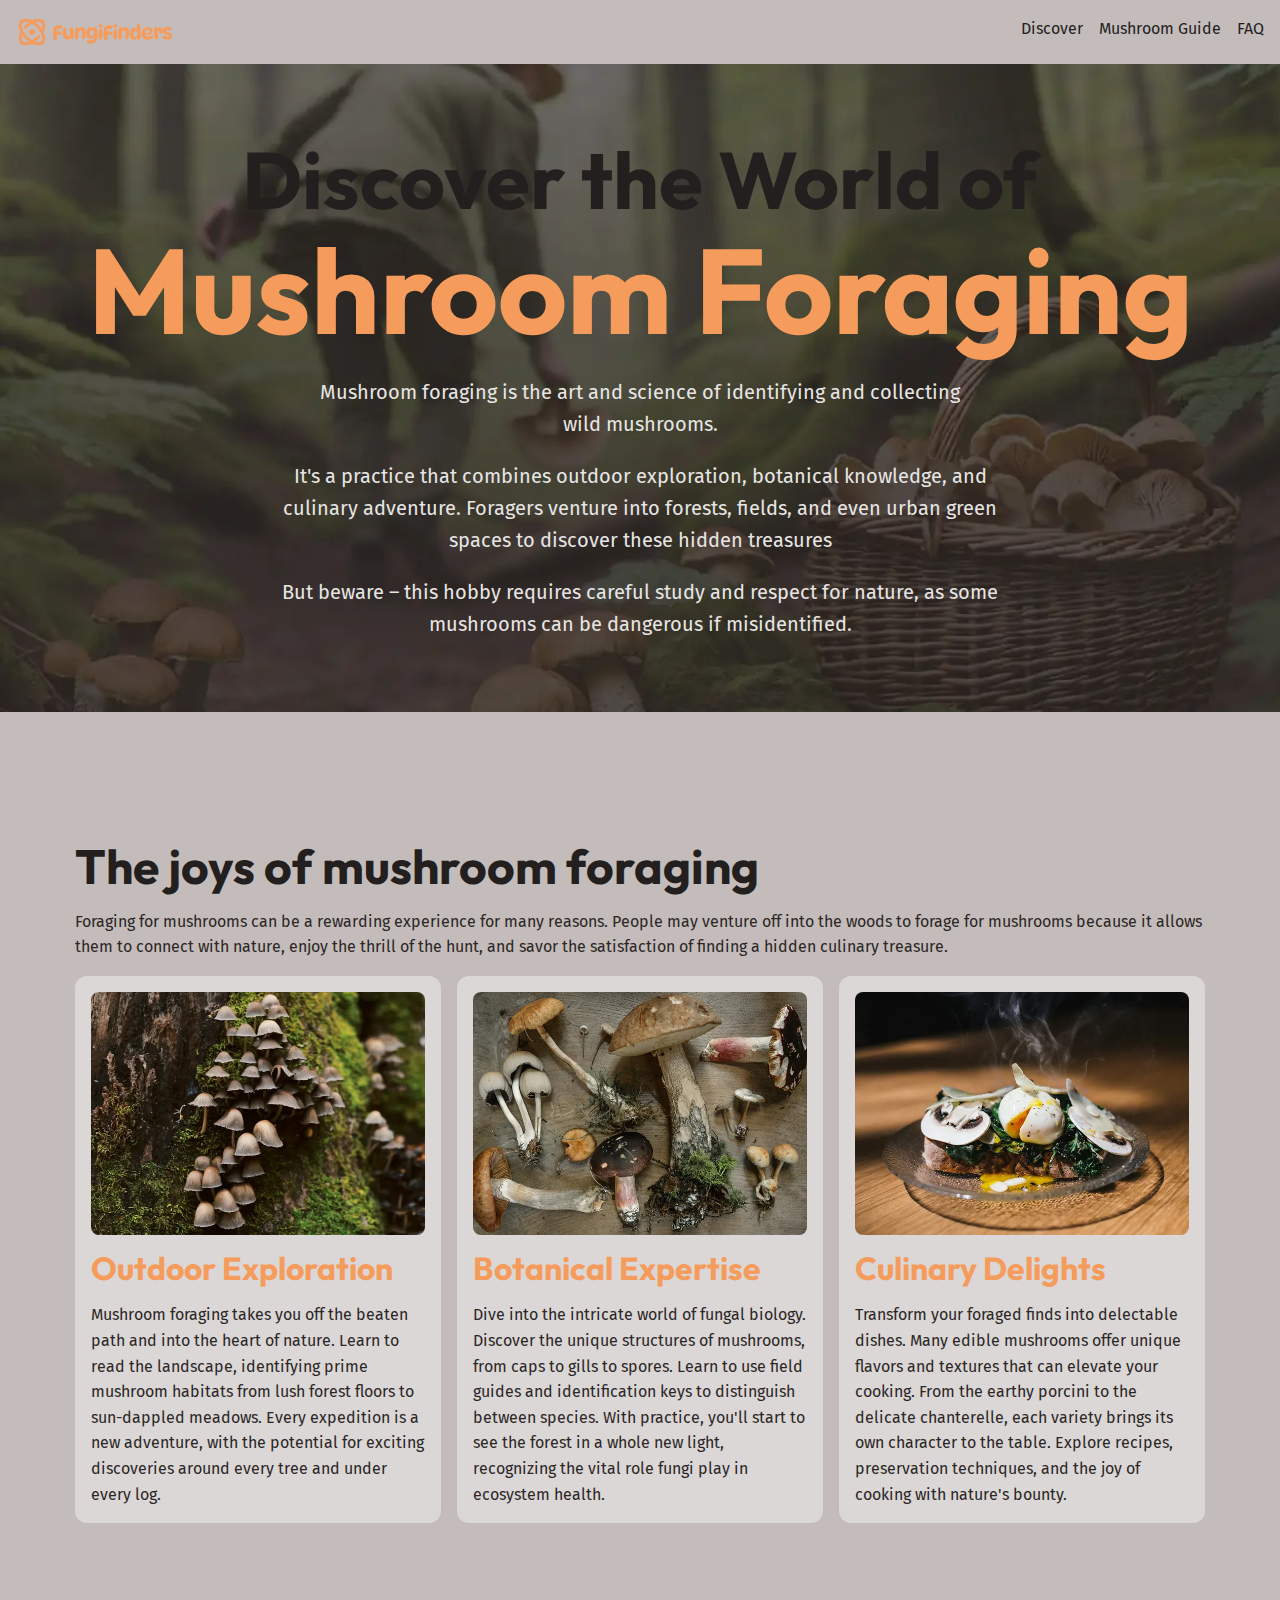
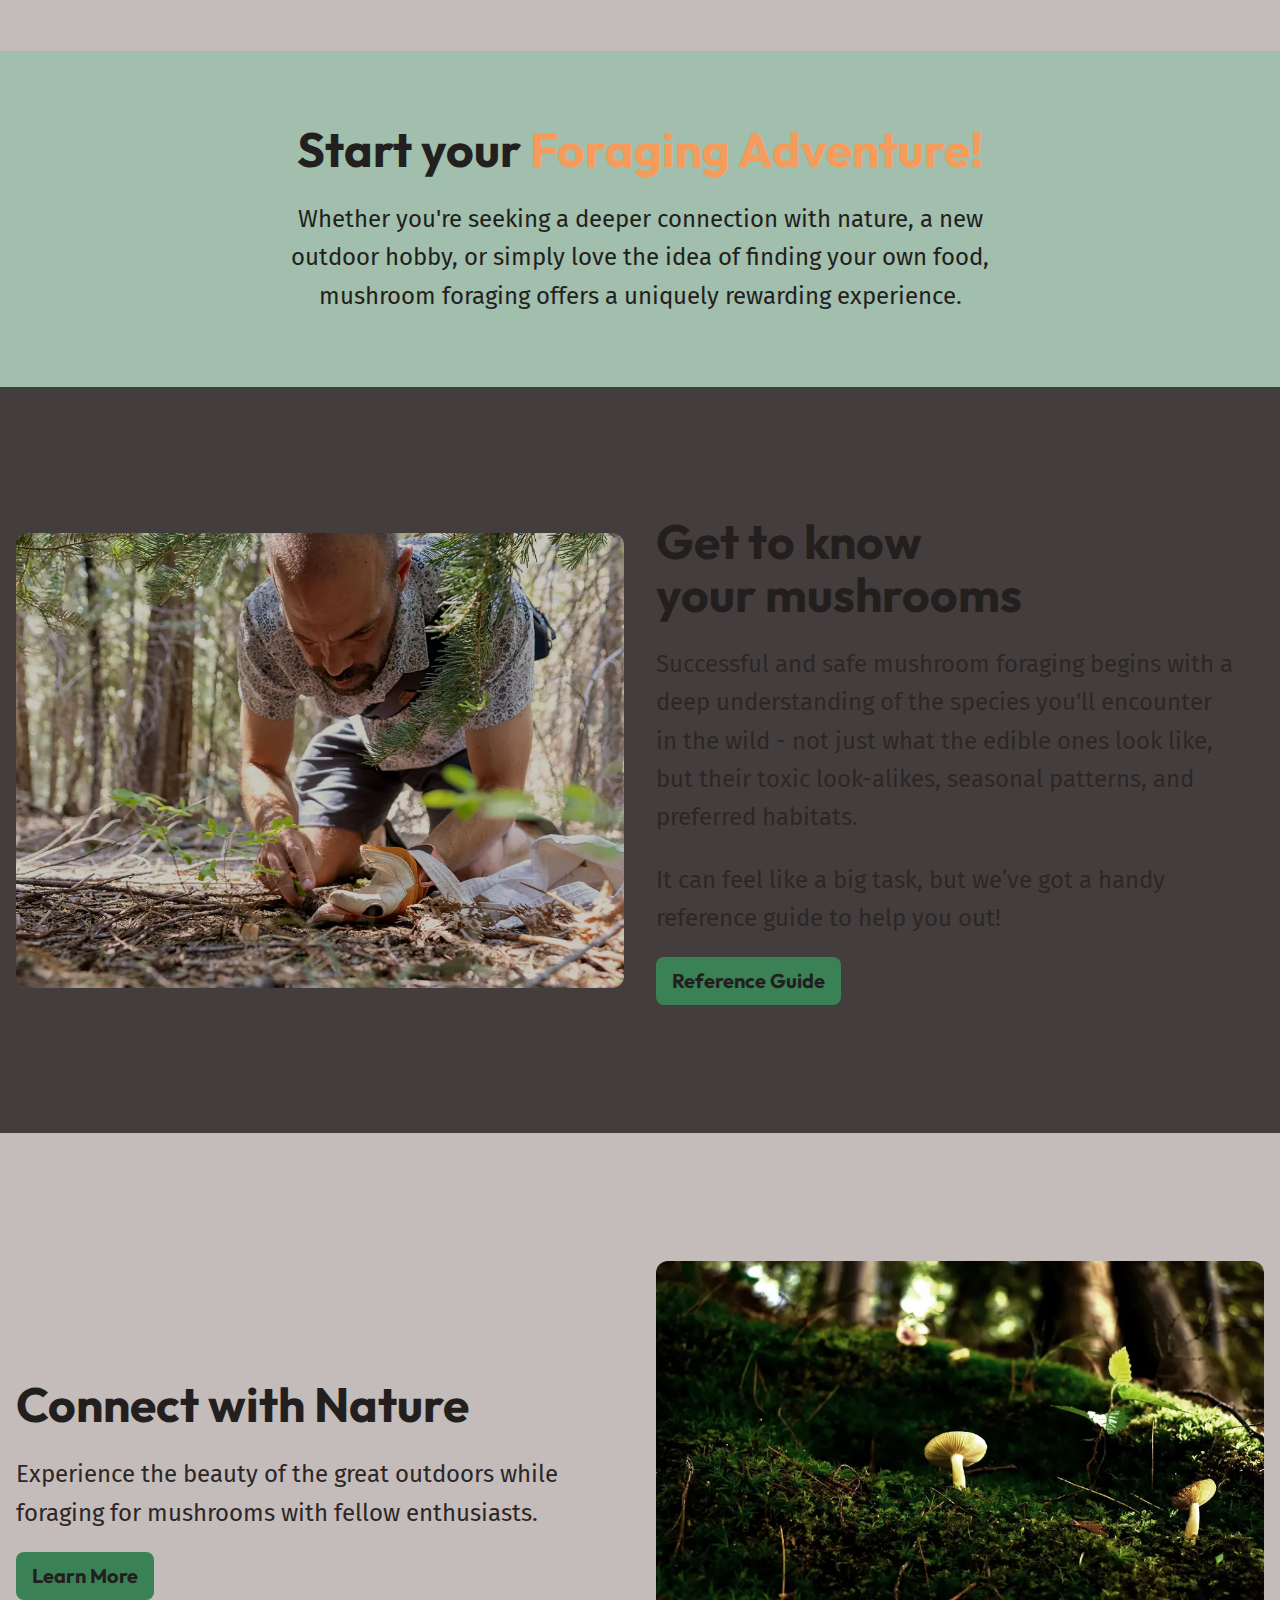
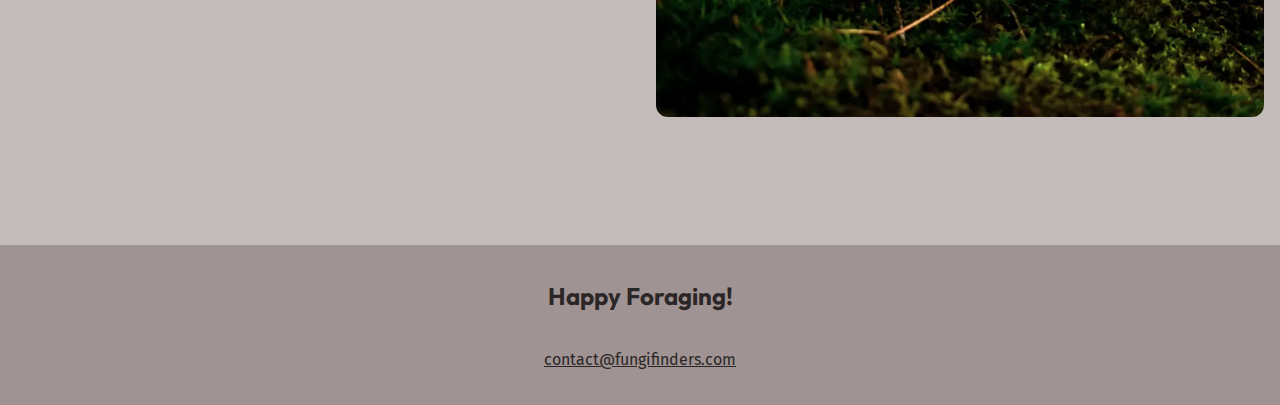
<file: index.html>
<!DOCTYPE html>
<html lang="en">
  <head>
    <meta charset="UTF-8" />
    <meta name="viewport" content="width=device-width, initial-scale=1.0" />
    <title>Fungi Finder</title>
    <link rel="stylesheet" href="style.css" />
    <link rel="preconnect" href="https://fonts.googleapis.com" />
    <link rel="preconnect" href="https://fonts.gstatic.com" crossorigin />
    <link
      href="https://fonts.googleapis.com/css2?family=Fira+Sans:wght@400;700&family=Outfit:wght@100..900&display=swap"
      rel="stylesheet"
    />
    <script src="script.js" defer></script>
    <!-- defer attribute is used to load the script after the page has finished parsing -->
  </head>
  <body>
    <a href="#main" class="skip-to-main">Skip to main content</a>

    <header class="site-header">
      <div class="wrapper" data-width="wide">
        <div class="site-header__inner">
          <img src="Logo.svg" alt="Fungi Finder" />
          <button aria-controls="primary-nav" aria-expanded="false">
            <span class="visually-hidden">Menu</span>
            <img src="/assets/hamburger.svg" alt="" />
          </button>
          <nav id="primary-nav" class="primary-navigation">
            <ul role="list">
              <li><a href="/">Discover</a></li>
              <li><a href="/mushroom-guide.html">Mushroom Guide</a></li>
              <li><a href="/mushroom-guide.html#faq">FAQ</a></li>
            </ul>
          </nav>
        </div>
      </div>
    </header>

    <main id="main">
      <section class="hero flow section" data-padding="compact">
        <div class="wrapper">
          <h1 class="hero__title">
            Discover the World of <span>Mushroom Foraging</span>
          </h1>
        </div>
        <div class="wrapper flow" data-width="narrow">
          <p>
            Mushroom foraging is the art and science of identifying and
            collecting wild mushrooms.
          </p>
          <p>
            It's a practice that combines outdoor exploration, botanical
            knowledge, and culinary adventure. Foragers venture into forests,
            fields, and even urban green spaces to discover these hidden
            treasures
          </p>
          <p>
            But beware – this hobby requires careful study and respect for
            nature, as some mushrooms can be dangerous if misidentified.
          </p>
        </div>
      </section>

      <section class="section">
        <div class="wrapper flow">
          <h2 class="section-title">The joys of mushroom foraging</h2>
          <p>
            Foraging for mushrooms can be a rewarding experience for many
            reasons. People may venture off into the woods to forage for
            mushrooms because it allows them to connect with nature, enjoy the
            thrill of the hunt, and savor the satisfaction of finding a hidden
            culinary treasure.
          </p>

          <!-- 3 cards -->
          <div class="equal-columns">
            <div class="card">
              <img src="/assets/outdoor-exploration.webp" alt="Mushrooms" />
              <h3 class="card__title">Outdoor Exploration</h3>
              <p>
                Mushroom foraging takes you off the beaten path and into the
                heart of nature. Learn to read the landscape, identifying prime
                mushroom habitats from lush forest floors to sun-dappled
                meadows. Every expedition is a new adventure, with the potential
                for exciting discoveries around every tree and under every log.
              </p>
            </div>
            <div class="card">
              <img src="/assets/botanical-expertise.webp" alt="Mushrooms" />
              <h3 class="card__title">Botanical Expertise</h3>
              <p>
                Dive into the intricate world of fungal biology. Discover the
                unique structures of mushrooms, from caps to gills to spores.
                Learn to use field guides and identification keys to distinguish
                between species. With practice, you'll start to see the forest
                in a whole new light, recognizing the vital role fungi play in
                ecosystem health.
              </p>
            </div>
            <div class="card">
              <img src="/assets/culinary-delight.webp" alt="Mushrooms" />
              <h3 class="card__title">Culinary Delights</h3>
              <p>
                Transform your foraged finds into delectable dishes. Many edible
                mushrooms offer unique flavors and textures that can elevate
                your cooking. From the earthy porcini to the delicate
                chanterelle, each variety brings its own character to the table.
                Explore recipes, preservation techniques, and the joy of cooking
                with nature's bounty.
              </p>
            </div>
          </div>
        </div>
      </section>

      <section
        class="background-accent text-center section"
        data-padding="compact"
      >
        <div
          class="wrapper flow font-size-lg text-high-contrast"
          data-width="narrow"
        >
          <h2 class="section-title">
            Start your <span class="text-brand">Foraging Adventure!</span>
          </h2>
          <p>
            Whether you're seeking a deeper connection with nature, a new
            outdoor hobby, or simply love the idea of finding your own food,
            mushroom foraging offers a uniquely rewarding experience.
          </p>
        </div>
      </section>

      <section class="background-extra-dark section">
        <div class="wrapper" data-width="wide">
          <div class="equal-columns" data-gap="large" data-alignment="centered">
            <div>
              <img src="/assets/get-to-know.webp" alt="Man finding mushrooms" />
            </div>
            <div class="flow font-size-lg">
              <h2 class="section-title">Get to know your mushrooms</h2>
              <p>
                Successful and safe mushroom foraging begins with a deep
                understanding of the species you'll encounter in the wild - not
                just what the edible ones look like, but their toxic
                look-alikes, seasonal patterns, and preferred habitats.
              </p>
              <p>
                It can feel like a big task, but we’ve got a handy reference
                guide to help you out!
              </p>
              <a class="button" href="#"
                >Reference Guide<span class="visually-hidden"
                  >for learning more about mushrooms.</span
                ></a
              >
            </div>
          </div>
        </div>
      </section>

      <section class="section">
        <div class="wrapper" data-width="wide">
          <div class="equal-columns" data-gap="large" data-alignment="centered">
            <div class="flow font-size-lg">
              <h2 class="section-title">Connect with Nature</h2>
              <p>
                Experience the beauty of the great outdoors while foraging for
                mushrooms with fellow enthusiasts.
              </p>
              <a class="button" href="#"
                >Learn More<span class="visually-hidden">
                  about mushrooms with our helpful reference guide.</span
                ></a
              >
            </div>
            <div>
              <img src="/assets/nature.webp" alt="mushroom in nature" />
            </div>
          </div>
        </div>
      </section>
    </main>

    <footer class="site-footer">
      <p class="site-footer__title">Happy Foraging!</p>
      <a href="mailto:contact@fungifinders.com">contact@fungifinders.com</a>
    </footer>
  </body>
</html>
</file>
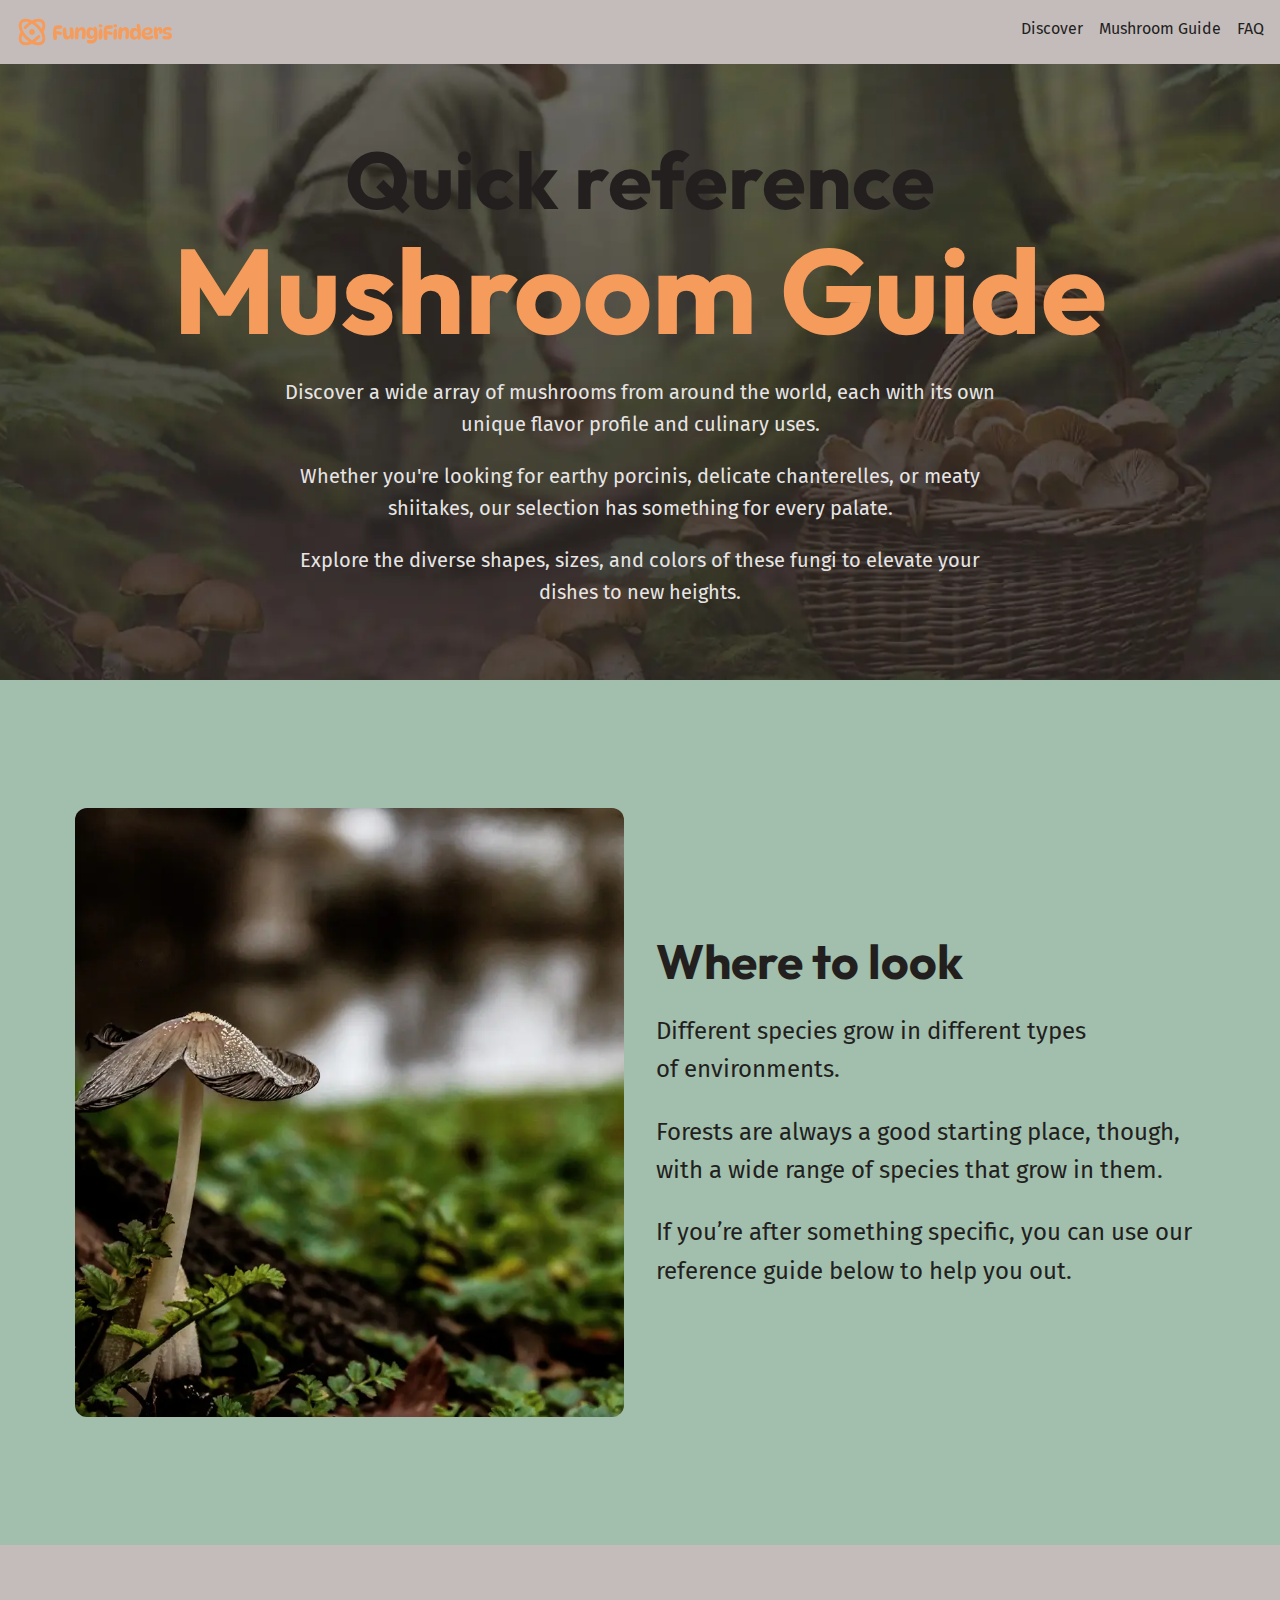
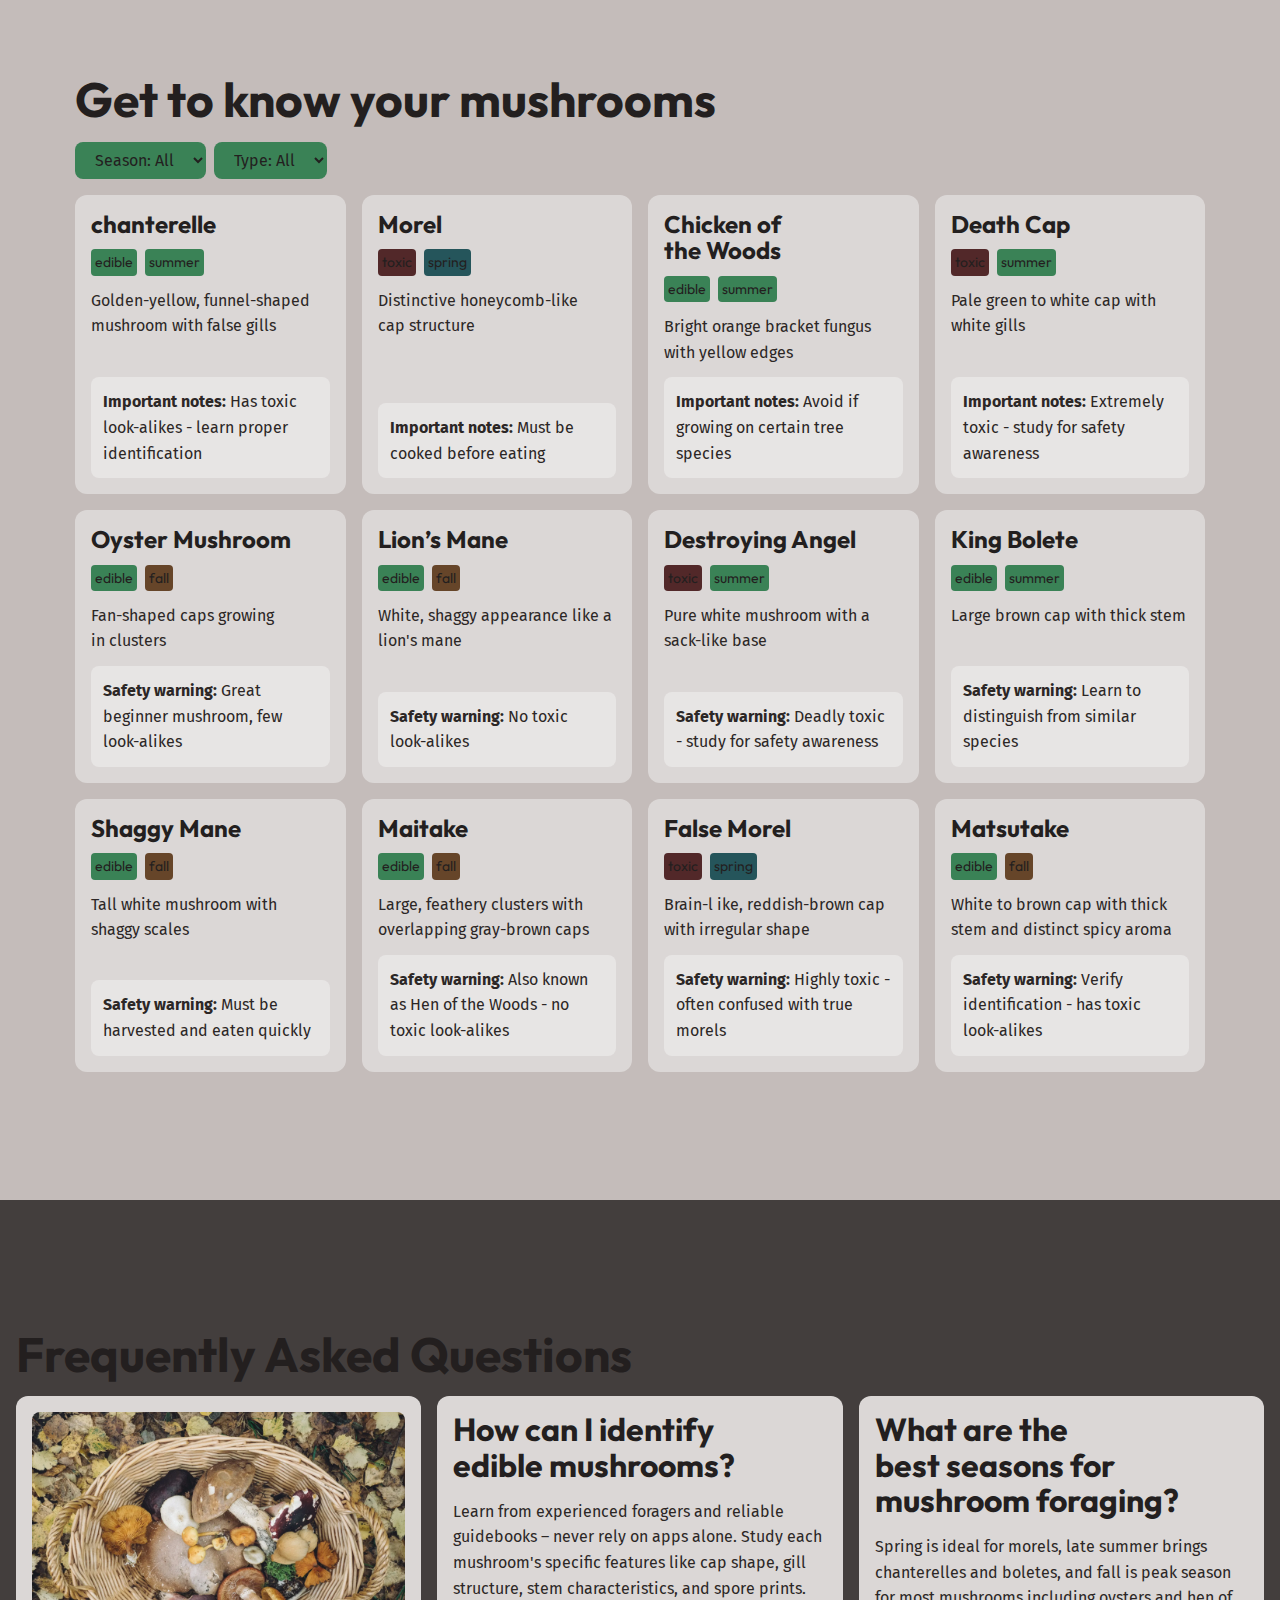
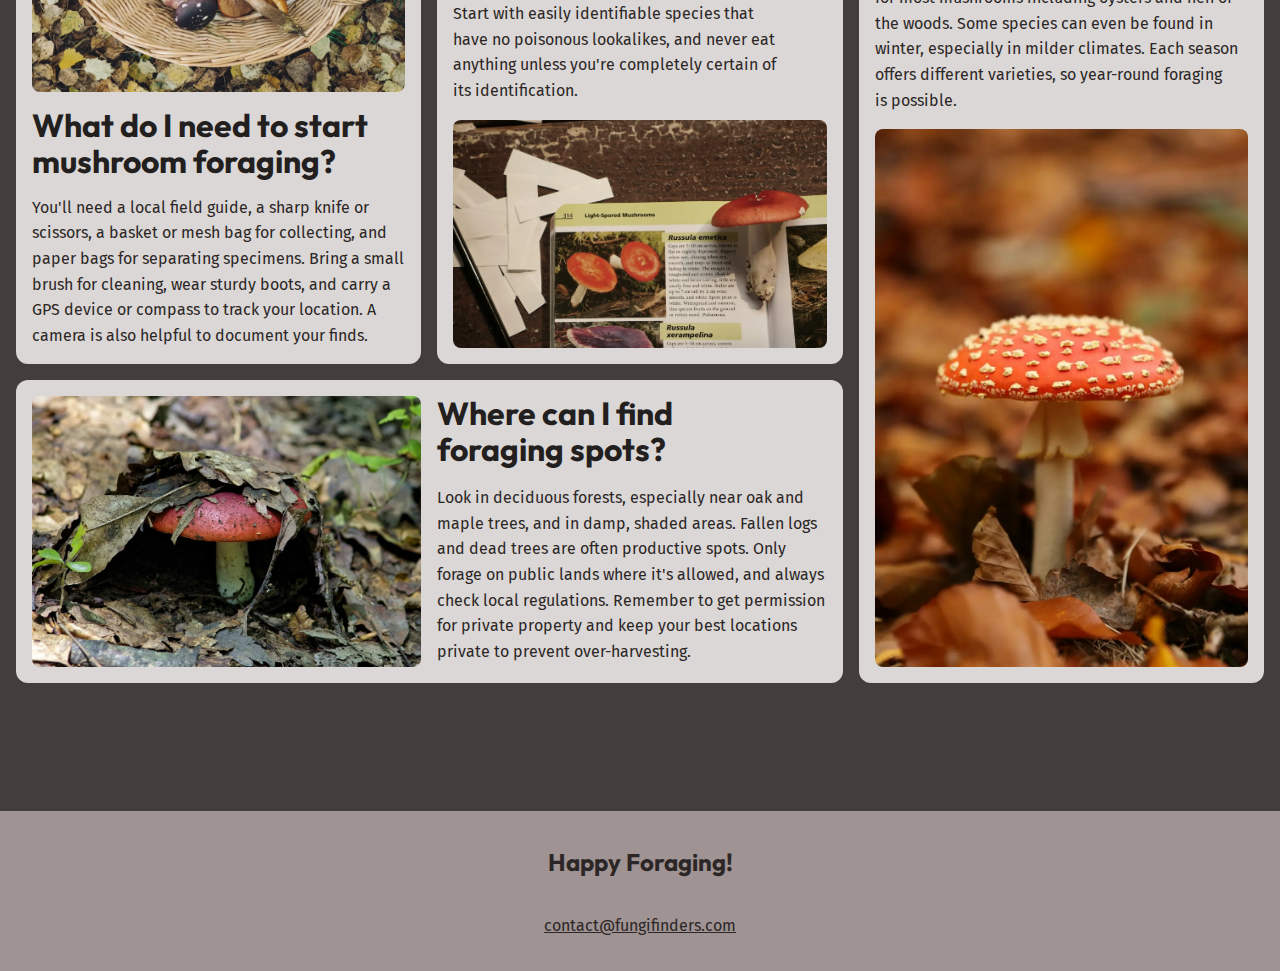
<file: mushroom-guide.html>
<!DOCTYPE html>
<html lang="en">
  <head>
    <meta charset="UTF-8" />
    <meta name="viewport" content="width=device-width, initial-scale=1.0" />
    <title>Fungi Finder</title>
    <link rel="stylesheet" href="style.css" />
    <link rel="preconnect" href="https://fonts.googleapis.com" />
    <link rel="preconnect" href="https://fonts.gstatic.com" crossorigin />
    <link
      href="https://fonts.googleapis.com/css2?family=Fira+Sans:wght@400;700&family=Outfit:wght@100..900&display=swap"
      rel="stylesheet"
    />
    <script src="script.js" defer></script>
    <script src="mushroom-filter.js" defer></script>
    <!-- defer attribute is used to load the script after the page has finished parsing -->
  </head>
  <body>
    <a href="#main" class="skip-to-main">Skip to main content</a>

    <header class="site-header">
      <div class="wrapper" data-width="wide">
        <div class="site-header__inner">
          <img src="Logo.svg" alt="Fungi Finder" />
          <button aria-controls="primary-nav" aria-expanded="false">
            <span class="visually-hidden">Menu</span>
            <img src="/assets/hamburger.svg" alt="" />
          </button>
          <nav id="primary-nav" class="primary-navigation">
            <ul role="list">
              <li><a href="/">Discover</a></li>
              <li><a href="/mushroom-guide.html">Mushroom Guide</a></li>
              <li><a href="/mushroom-guide.html#faq">FAQ</a></li>
            </ul>
          </nav>
        </div>
      </div>
    </header>

    <main id="main">
      <section class="hero flow section" data-padding="compact">
        <div class="wrapper">
          <h1 class="hero__title">
            Quick reference <span>Mushroom Guide</span>
          </h1>
        </div>
        <div class="wrapper flow" data-width="narrow">
          <p>
            Discover a wide array of mushrooms from around the world, each with
            its own unique flavor profile and culinary uses.
          </p>
          <p>
            Whether you're looking for earthy porcinis, delicate chanterelles,
            or meaty shiitakes, our selection has something for every palate.
          </p>
          <p>
            Explore the diverse shapes, sizes, and colors of these fungi to
            elevate your dishes to new heights.
          </p>
        </div>
      </section>

      <!-- where to look -->
      <section class="background-accent section">
        <div class="wrapper">
          <div class="equal-columns" data-alignment="centered" data-gap="large">
            <div>
              <img
                src="/assets/where-to-look.webp"
                alt="mushroom grown on the grass"
              />
            </div>
            <div class="flow font-size-lg text-high-contrast">
              <h2 class="section-title">Where to look</h2>
              <p>Different species grow in different types of environments.</p>
              <p>
                Forests are always a good starting place, though, with a wide
                range of species that grow in them.
              </p>
              <p>
                If you’re after something specific, you can use our reference
                guide below to help you out.
              </p>
            </div>
          </div>
        </div>
      </section>

      <section class="mushroom-guide section">
        <div class="wrapper">
          <div class="flow">
            <h2 class="section-title">Get to know your mushrooms</h2>
            <div class="flex-group">
              <select name="season" id="season" hidden>
                <option value="all">Season: All</option>
                <option value="spring">Spring</option>
                <option value="summer">Summer</option>
                <option value="fall">Fall</option>
              </select>
              <select name="season" id="edible" hidden>
                <option value="all">Type: All</option>
                <option value="edible">Edible</option>
                <option value="toxic">Toxic</option>
              </select>
            </div>
            <!-- grid of mushrooms -->
            <div class="grid-auto-fill">
              <div class="card">
                <h3 class="card__title">chanterelle</h3>
                <ul
                  class="tag-list"
                  role="list"
                  aria-label="Mushroom Characteristic"
                >
                  <li data-edible="edible">
                    <span class="visually-hidden">This mushroom is </span>edible
                  </li>
                  <li data-season="summer">
                    <span class="visually-hidden"
                      >Best season to harvest this mushroom is </span
                    >summer
                  </li>
                </ul>
                <p>Golden-yellow, funnel-shaped mushroom with false gills</p>
                <div class="card__note">
                  <strong>Important notes: </strong>
                  Has toxic look-alikes - learn proper identification
                </div>
              </div>
              <div class="card">
                <h3 class="card__title">Morel</h3>
                <ul
                  class="tag-list"
                  role="list"
                  aria-label="Mushroom Characteristic"
                >
                  <li data-edible="toxic">
                    <span class="visually-hidden">This mushroom is </span>toxic
                  </li>
                  <li data-season="spring">
                    <span class="visually-hidden"
                      >Best season to harvest this mushroom is </span
                    >spring
                  </li>
                </ul>
                <p>Distinctive honeycomb-like cap structure</p>
                <div class="card__note">
                  <strong>Important notes: </strong>
                  Must be cooked before eating
                </div>
              </div>
              <div class="card">
                <h3 class="card__title">Chicken of the Woods</h3>
                <ul
                  class="tag-list"
                  role="list"
                  aria-label="Mushroom Characteristic"
                >
                  <li data-edible="edible">
                    <span class="visually-hidden">This mushroom is </span>edible
                  </li>
                  <li data-season="summer">
                    <span class="visually-hidden"
                      >Best season to harvest this mushroom is </span
                    >summer
                  </li>
                </ul>
                <p>Bright orange bracket fungus with yellow edges</p>
                <div class="card__note">
                  <strong>Important notes: </strong>
                  Avoid if growing on certain tree species
                </div>
              </div>
              <div class="card">
                <h3 class="card__title">Death Cap</h3>
                <ul
                  class="tag-list"
                  role="list"
                  aria-label="Mushroom Characteristic"
                >
                  <li data-edible="toxic">
                    <span class="visually-hidden">This mushroom is </span>toxic
                  </li>
                  <li data-season="summer">
                    <span class="visually-hidden"
                      >Best season to harvest this mushroom is </span
                    >summer
                  </li>
                </ul>
                <p>Pale green to white cap with white gills</p>
                <div class="card__note">
                  <strong>Important notes: </strong>
                  Extremely toxic - study for safety awareness
                </div>
              </div>
              <div class="card">
                <h3 class="card__title">Oyster Mushroom</h3>
                <ul
                  class="tag-list"
                  role="list"
                  aria-label="Mushroom Characteristic"
                >
                  <li data-edible="edible">
                    <span class="visually-hidden">This mushroom is </span>edible
                  </li>
                  <li data-season="fall">
                    <span class="visually-hidden"
                      >Best season to harvest this mushroom is </span
                    >fall
                  </li>
                </ul>
                <p>Fan-shaped caps growing in clusters</p>
                <div class="card__note">
                  <strong>Safety warning: </strong>
                  Great beginner mushroom, few look-alikes
                </div>
              </div>
              <div class="card">
                <h3 class="card__title">Lion’s Mane</h3>
                <ul
                  class="tag-list"
                  role="list"
                  aria-label="Mushroom Characteristic"
                >
                  <li data-edible="edible">
                    <span class="visually-hidden">This mushroom is </span>edible
                  </li>
                  <li data-season="fall">
                    <span class="visually-hidden"
                      >Best season to harvest this mushroom is </span
                    >fall
                  </li>
                </ul>
                <p>White, shaggy appearance like a lion's mane</p>
                <div class="card__note">
                  <strong>Safety warning: </strong>
                  No toxic look-alikes
                </div>
              </div>
              <div class="card">
                <h3 class="card__title">Destroying Angel</h3>
                <ul
                  class="tag-list"
                  role="list"
                  aria-label="Mushroom Characteristic"
                >
                  <li data-edible="toxic">
                    <span class="visually-hidden">This mushroom is </span>toxic
                  </li>
                  <li data-season="summer">
                    <span class="visually-hidden"
                      >Best season to harvest this mushroom is </span
                    >summer
                  </li>
                </ul>
                <p>Pure white mushroom with a sack-like base</p>
                <div class="card__note">
                  <strong>Safety warning: </strong>
                  Deadly toxic - study for safety awareness
                </div>
              </div>
              <div class="card">
                <h3 class="card__title">King Bolete</h3>
                <ul
                  class="tag-list"
                  role="list"
                  aria-label="Mushroom Characteristic"
                >
                  <li data-edible="edible">
                    <span class="visually-hidden">This mushroom is </span>edible
                  </li>
                  <li data-season="summer">
                    <span class="visually-hidden"
                      >Best season to harvest this mushroom is </span
                    >summer
                  </li>
                </ul>
                <p>Large brown cap with thick stem</p>
                <div class="card__note">
                  <strong>Safety warning: </strong>
                  Learn to distinguish from similar species
                </div>
              </div>
              <div class="card">
                <h3 class="card__title">Shaggy Mane</h3>
                <ul
                  class="tag-list"
                  role="list"
                  aria-label="Mushroom Characteristic"
                >
                  <li data-edible="edible">
                    <span class="visually-hidden">This mushroom is </span>edible
                  </li>
                  <li data-season="fall">
                    <span class="visually-hidden"
                      >Best season to harvest this mushroom is </span
                    >fall
                  </li>
                </ul>
                <p>Tall white mushroom with shaggy scales</p>
                <div class="card__note">
                  <strong>Safety warning: </strong>
                  Must be harvested and eaten quickly
                </div>
              </div>
              <div class="card">
                <h3 class="card__title">Maitake</h3>
                <ul
                  class="tag-list"
                  role="list"
                  aria-label="Mushroom Characteristic"
                >
                  <li data-edible="edible">
                    <span class="visually-hidden">This mushroom is </span>edible
                  </li>
                  <li data-season="fall">
                    <span class="visually-hidden"
                      >Best season to harvest this mushroom is </span
                    >fall
                  </li>
                </ul>
                <p>Large, feathery clusters with overlapping gray-brown caps</p>
                <div class="card__note">
                  <strong>Safety warning: </strong>
                  Also known as Hen of the Woods - no toxic look-alikes
                </div>
              </div>
              <div class="card">
                <h3 class="card__title">False Morel</h3>
                <ul
                  class="tag-list"
                  role="list"
                  aria-label="Mushroom Characteristic"
                >
                  <li data-edible="toxic">
                    <span class="visually-hidden">This mushroom is </span>toxic
                  </li>
                  <li data-season="spring">
                    <span class="visually-hidden"
                      >Best season to harvest this mushroom is </span
                    >spring
                  </li>
                </ul>
                <p>Brain-l ike, reddish-brown cap with irregular shape</p>
                <div class="card__note">
                  <strong>Safety warning: </strong>
                  Highly toxic - often confused with true morels
                </div>
              </div>
              <div class="card">
                <h3 class="card__title">Matsutake</h3>
                <ul
                  class="tag-list"
                  role="list"
                  aria-label="Mushroom Characteristic"
                >
                  <li data-edible="edible">
                    <span class="visually-hidden">This mushroom is </span>edible
                  </li>
                  <li data-season="fall">
                    <span class="visually-hidden"
                      >Best season to harvest this mushroom is </span
                    >fall
                  </li>
                </ul>
                <p>
                  White to brown cap with thick stem and distinct spicy aroma
                </p>
                <div class="card__note">
                  <strong>Safety warning: </strong>
                  Verify identification - has toxic look-alikes
                </div>
              </div>
              <div class="no-matches" hidden>No matches for these filters</div>
            </div>
          </div>
        </div>
      </section>

      <!-- faq -->
      <section class="section background-extra-dark">
        <div class="wrapper flow" data-width="wide">
          <h2 id="faq" class="section-title">Frequently Asked Questions</h2>
          <div class="faq-bento">
            <div class="card">
              <img
                src="/assets/start-foraging.webp"
                alt="a basket full of wild mushrooms"
              />
              <h3 class="card__title">
                What do I need to start mushroom foraging?
              </h3>
              <p>
                You'll need a local field guide, a sharp knife or scissors, a
                basket or mesh bag for collecting, and paper bags for separating
                specimens. Bring a small brush for cleaning, wear sturdy boots,
                and carry a GPS device or compass to track your location. A
                camera is also helpful to document your finds.
              </p>
            </div>
            <div class="card">
              <img
                src="/assets/identify-mushrooms.webp"
                alt="a mushroom magazine"
              />
              <h3 class="card__title">How can I identify edible mushrooms?</h3>
              <p>
                Learn from experienced foragers and reliable guidebooks – never
                rely on apps alone. Study each mushroom's specific features like
                cap shape, gill structure, stem characteristics, and spore
                prints. Start with easily identifiable species that have no
                poisonous lookalikes, and never eat anything unless you're
                completely certain of its identification.
              </p>
            </div>
            <div class="card">
              <img
                src="/assets/where-to-find.webp"
                alt="a mushroom hidden in dry leaves"
              />
              <h3 class="card__title">Where can I find foraging spots?</h3>
              <p>
                Look in deciduous forests, especially near oak and maple trees,
                and in damp, shaded areas. Fallen logs and dead trees are often
                productive spots. Only forage on public lands where it's
                allowed, and always check local regulations. Remember to get
                permission for private property and keep your best locations
                private to prevent over-harvesting.
              </p>
            </div>
            <div class="card">
              <img
                src="/assets/best-seasons.webp"
                alt="mushroom in autumn season"
              />
              <h3 class="card__title">
                What are the best seasons for mushroom foraging?
              </h3>
              <p>
                Spring is ideal for morels, late summer brings chanterelles and
                boletes, and fall is peak season for most mushrooms including
                oysters and hen of the woods. Some species can even be found in
                winter, especially in milder climates. Each season offers
                different varieties, so year-round foraging is possible.
              </p>
            </div>
          </div>
        </div>
      </section>
    </main>

    <footer class="site-footer">
      <p class="site-footer__title">Happy Foraging!</p>
      <a href="mailto:contact@fungifinders.com">contact@fungifinders.com</a>
    </footer>
  </body>
</html>
</file>
<file: style.css>
@view-transition {
  navigation: auto;
}

/* ::view-transition-group(root){
  animation-duration: 3s;
} */

@layer reset {
  *,
  *::before,
  *::after {
    box-sizing: border-box;
  }

  /* https://kilianvalkhof.com/2022/css-html/your-css-reset-needs-text-size-adjust-probably/ */
  html {
    -moz-text-size-adjust: none;
    -webkit-text-size-adjust: none;
    text-size-adjust: none;
  }

  body,
  h1,
  h2,
  h3,
  h4,
  p,
  figure,
  blockquote,
  dl,
  dd {
    margin: 0;
  }

  /* https://www.scottohara.me/blog/2019/01/12/lists-and-safari.html */
  [role="list"] {
    list-style: none;
    margin: 0;
    padding: 0;
  }

  body {
    min-block-size: 100vh;
    line-height: 1.6;
  }

  h1,
  h2,
  h3,
  button,
  input,
  label {
    line-height: 1.1;
  }

  h1,
  h2,
  h3,
  h4 {
    text-wrap: balance;
  }

  p,
  li {
    text-wrap: pretty;
  }

  img,
  picture {
    max-inline-size: 100%;
    display: block;
  }

  input,
  button,
  textarea,
  select {
    font: inherit;
  }
}

@layer base {
  :root {
    --clr-white: hsl(0, 0%, 100%);
    --clr-gray-100: hsl(0, 2%, 79%);
    --clr-brand-400: hsl(25, 88%, 75%);
    --clr-brand-500: hsl(25, 88%, 66%);
    --clr-green-300: hsl(143, 19%, 69%);
    --clr-green-400: hsl(143, 19%, 49%);
    --clr-green-500: hsl(143, 38%, 37%);
    --clr-green-600: hsl(145, 29%, 19%);

    --clr-brown-100: hsl(10, 5%, 90%);
    --clr-brown-200: hsl(9, 7%, 85%);
    --clr-brown-300: hsl(9, 8%, 75%);
    --clr-brown-400: hsl(0, 6%, 60%);

    --clr-brown-500: hsl(10, 5%, 25%);
    --clr-brown-600: hsl(9, 7%, 21%);
    --clr-brown-700: hsl(9, 8%, 16%);
    --clr-brown-800: hsl(0, 6%, 15%);
    --clr-brown-900: hsl(0, 6%, 13%);

    --clr-orange-500: hsl(28, 43%, 28%);
    --clr-red-500: hsl(359, 34%, 24%);
    --clr-teal-500: hsl(186, 42%, 25%);

    --ff-body: "Fira Sans", sans-serif;
    --ff-heading: "Outfit", sans-serif;

    --fs-300: 0.875rem;
    --fs-400: 1rem;
    --fs-500: 1.125rem;
    --fs-600: 1.25rem;
    --fs-700: 1.5rem;
    --fs-800: 2rem;
    --fs-900: 3.75rem;
    --fs-1000: 3.75rem;

    @media (width > 760px) {
      --fs-300: 0.875rem;
      --fs-400: 1rem;
      --fs-500: 1.25rem;
      --fs-600: 1.5rem;
      --fs-700: 2rem;
      --fs-800: 3rem;
      --fs-900: 5rem;
      --fs-1000: 7.5rem;
    }
  }

  :root {
    --text-main: var(--clr-gray-100);
    --text-high-contrast: var(--clr-white);
    --text-brand: var(--clr-brand-500);
    --text-brand-light: var(--clr-brand-400);

    --background-accent-light: var(--clr-green-400);
    --background-accent-main: var(--clr-green-500);
    --background-accent-dark: var(--clr-green-600);

    --background-extra-light: var(--clr-brown-500);
    --background-light: var(--clr-brown-600);
    --background-main: var(--clr-brown-700);
    --background-dark: var(--clr-brown-800);
    --background-extra-dark: var(--clr-brown-900);

    --font-size-heading-sm: var(--fs-700);
    --font-size-heading-regular: var(--fs-800);
    --font-size-heading-lg: var(--fs-900);
    --font-size-heading-xl: var(--fs-1000);

    --font-size-sm: var(--fs-300);
    --font-size-regular: var(--fs-400);
    --font-size-md: var(--fs-500);
    --font-size-lg: var(--fs-600);

    --border-radius-1: 0.25rem;
    --border-radius-2: 0.5rem;
    --border-radius-3: 0.75rem;

    @media (prefers-color-scheme: light) {
      --text-main: var(--clr-brown-700);
      --text-high-contrast: var(--clr-brown-900);

      --background-accent-dark: var(--clr-green-300);
      --background-extra-light: var(--clr-brown-100);
      --background-light: var(--clr-brown-200);
      --background-main: var(--clr-brown-300);
      --background-dark: var(--clr-brown-400);
      --background-extra-dark: var(--clr-brown-500);
    }
  }

  html {
    font-family: var(--ff-body);
    line-height: 1.6;
    scroll-padding: 3rem;
  }

  @media (prefers-reduced-motion: no-preference) {
    html {
      scroll-behavior: smooth;
    }
  }

  body {
    font-size: var(--font-size-regular);
    color: var(--text-main);
    background-color: var(--background-main);
  }

  h1,
  h2,
  h3,
  h4 {
    font-family: var(--ff-heading);
    color: var(--text-high-contrast);
  }

  a {
    color: var(--text-high-contrast);
  }

  a:hover,
  a:focus-visible {
    color: var(--text-brand-light);
  }

  img {
    border-radius: var(--border-radius-3);
  }
}

@layer layout {
  .flex-group {
    display: flex;
    gap: 0.5rem;
    flex-wrap: wrap;
  }

  .flow > * + * {
    margin-top: 1em;
  }

  .grid-flow {
    display: grid;
    gap: var(--grid-flow-gap, 1rem);
  }

  .grid-auto-fill {
    --auto-fit-min-col-size: 250px;
    display: grid;
    gap: 1rem;
    grid-template-columns: repeat(
      auto-fill,
      minmax(min(var(--auto-fit-min-col-size), 100%), 1fr)
    );
  }

  .equal-columns {
    display: grid;
    gap: var(--equal-columns-gap, 1rem);

    align-items: var(--equal-columns-vertical-alignment, stretch);

    @media (width > 760px) {
      grid-auto-flow: column;
      grid-auto-columns: 1fr;
    }

    &[data-gap="large"] {
      --equal-columns-gap: 2rem;
    }

    &[data-alignment="centered"] {
      --equal-columns-vertical-alignment: center;
    }
  }

  /* .flex-equal-columns{
    display:flex;

    > *{
      flex:1;
    }
  } */

  .section {
    --padding: 3.75rem;
    padding-block: var(--padding);

    @media (width > 760px) {
      --padding: 8rem;

      &[data-padding="compact"] {
        --padding: 4.5rem;
      }
    }
  }
  .wrapper {
    --wrapper-max-width: 1130px;

    max-width: var(--wrapper-max-width);
    margin-inline: auto;
    padding-inline: 1rem;
    box-sizing: content-box;

    &[data-width="narrow"] {
      --wrapper-max-width: 720px;
    }

    &[data-width="wide"] {
      --wrapper-max-width: 1300px;
    }
  }
}

@layer components {
  .skip-to-main:not(:focus) {
    clip: rect(0 0 0 0);
    clip-path: inset(50%);
    height: 1px;
    overflow: hidden;
    position: absolute;
    white-space: nowrap;
    width: 1px;
  }

  .skip-to-main {
    position: absolute;
    background: var(--background-accent-main);
    padding: 1rem;
    border-radius: var(--border-radius-2);
  }
  .site-header {
    padding-block: 1rem;

    overflow-x: clip;
    position: relative;
  }
  .site-header__inner {
    display: flex;
    gap: 0.5rem 1rem;
    flex-wrap: wrap;
    justify-content: space-between;
  }

  [aria-controls="primary-nav"] {
    z-index: 100;
    background: transparent;
    border: 0;
    cursor: pointer;

    img {
      border-radius: 0;
    }
  }

  [aria-controls="primary-nav"] {
    display: none;
  }
  .primary-navigation {
    ul {
      display: flex;
      flex-wrap: wrap;
      gap: 0.5rem 1rem;
    }

    a {
      text-decoration: none;
    }

    @media (width < 760px) {
      & {
        display: none;
        opacity: 0;
        transition: opacity 1s, display 1s, translate 1s;
        transition-behavior: allow-discrete;
        translate: 100% 0;

        position: absolute;
        display: none;
        top: 0;
        right: 0;
        z-index: 10;
        background-color: var(--background-accent-main);
        font-size: var(--font-size-lg);
        font-weight: 700;
        font-family: var(--ff-heading);
        padding: 2rem;
        border-radius: 0 0 0 var(--border-radius-3);
        ul {
          gap: 0;
          flex-direction: column;
        }
        li {
          --delay: 1s;
          translate: 50%;
          transition: translate 1s var(--delay), opacity 1s var(--delay);
        }

        li:nth-child(2) {
          --delay: 1.25s;
        }

        li:nth-child(3) {
          --delay: 1.5s;
        }

        li + li {
          margin-block-start: 1.5rem;
          padding-block-start: 1.5rem;
          border-top: 2px solid var(--background-accent-light);
        }
      }
    }
  }

  @media (width < 760px) {
    [aria-controls="primary-nav"] {
      display: block;
    }
    [aria-expanded="true"] + .primary-navigation {
      display: block;
      opacity: 1;
      translate: 0 0;
      @starting-style {
        opacity: 0;
        translate: 0 -100%;
      }
      li {
        translate: 0 0;
        opacity: 1;

        @starting-style {
          opacity: 0;
          translate: 50% 0;
        }
      }
    }
  }

  .site-footer {
    text-align: center;
    background-color: var(--background-dark);
    padding-block: 2rem;
    display: grid;
    gap: 2rem;

    a {
      color: var(--text-main);
    }
    a:hover,
    a:focus-visible {
      color: var(--text-brand-light);
    }
  }

  .site-footer__title {
    font-size: var(--font-size-lg);
    font-family: var(--ff-heading);
    font-weight: 700;
  }

  .hero {
    text-align: center;
    font-size: var(--font-size-md);
    color: var(--clr-brown-100);
    /* color-scheme: dark; */
    background-image: url(/assets/hero.webp);
    background-size: cover;
    background-position: center;

    animation: fade-out both;
    animation-timeline: view();
    animation-range-start: exit;
  }

  .hero__title {
    font-size: var(--font-size-heading-lg);

    span {
      font-size: var(--font-size-heading-xl);
      color: var(--text-brand);
      display: block;
    }
  }

  .mushroom-guide {
    --card-title-font-size: var(--font-size-lg);
    --card-title-color: var(--text-high-contrast);
    --card-gap: 0.75rem;
  }

  .faq-bento {
    --card-title-color: var(--text-high-contrast);
    display: grid;
    gap: 1rem;
    grid-template-areas:
      "card-one"
      "card-two"
      "card-three"
      "card-four";
    @media (width > 600px) {
      grid-template-columns: repeat(2, 1fr);
      grid-template-areas:
        "card-one card-two"
        "card-three card-four";
    }

    @media (width > 900px) {
      grid-template-columns: repeat(3, 1fr);
      grid-template-areas:
        "card-one card-two card-four"
        "card-three card-three card-four";
    }

    .card > img {
      height: 100%;
      object-fit: cover;
    }

    @media (width > 600px) {
      .card:nth-child(even) > img {
        order: 3;
      }
    }
    .card:nth-child(1) {
      grid-area: card-one;
    }
    .card:nth-child(2) {
      grid-area: card-two;
    }
    .card:nth-child(3) {
      grid-area: card-three;
      @media (width > 900px) {
        display: grid;
        grid-template-columns: 1fr 1fr;
        gap: 1rem;

        img {
          grid-column: 1/2;
          grid-row: 1/3;
        }
      }
    }
    .card:nth-child(4) {
      grid-area: card-four;
    }
  }

  .card {
    display: flex;
    flex-direction: column;
    gap: var(--card-gap, 1rem);
    padding: 1rem;
    background-color: var(--background-light);
    border-radius: var(--border-radius-3);

    img {
      border-radius: var(--border-radius-2);
    }
  }

  .card__title {
    font-size: var(--card-title-font-size, var(--font-size-heading-sm));

    color: var(--card-title-color, var(--text-brand));
  }

  .card__note {
    margin-block-start: auto;
    background-color: var(--background-extra-light);
    padding: 0.75rem;
    border-radius: var(--border-radius-2);
  }

  .tag-list {
    display: flex;
    gap: 0.5rem;
    flex-wrap: wrap;

    li {
      font-family: var(--ff-heading);
      color: var(--text-high-contrast);
      font-size: var(--font-size-sm);
      padding: 0.125rem 0.25rem;
      background-color: var(--tag-bg, red);
      border-radius: var(--border-radius-1);
    }

    [data-edible="edible"] {
      --tag-bg: var(--background-accent-main);
    }
    [data-edible="toxic"] {
      --tag-bg: var(--clr-red-500);
    }

    [data-season="summer"] {
      --tag-bg: var(--background-accent-main);
    }
    [data-season="spring"] {
      --tag-bg: var(--clr-teal-500);
    }
    [data-season="fall"] {
      --tag-bg: var(--clr-orange-500);
    }
  }

  .button {
    text-decoration: none;
    font-size: var(--font-size-md);
    cursor: pointer;
    display: inline-flex;
    padding: 0.5rem 1rem;
    background-color: var(--background-accent-main);
    font-family: var(--ff-heading);
    font-weight: 700;
    border-radius: var(--border-radius-2);
  }

  .button:hover,
  .button:focus-visible {
    color: var(--text-high-contrast);
    background-color: var(--background-accent-light);
  }

  select {
    padding: 0.5rem 1rem;
    background-color: var(--background-accent-main);
    border: 0;
    border-radius: var(--border-radius-2);
    color: var(--text-high-contrast);
  }
}
@layer utilities {
  [hidden] {
    display: none;
  }

  .resizing * {
    transition: none;
    animation-play-state: paused;
  }

  .visually-hidden {
    clip: rect(0 0 0 0);
    clip-path: inset(50%);
    height: 1px;
    overflow: hidden;
    position: absolute;
    white-space: nowrap;
    width: 1px;
  }

  .text-center {
    text-align: center;
  }
  .text-brand {
    color: var(--text-brand);
  }
  .text-high-contrast {
    color: var(--text-high-contrast);
  }

  .section-title {
    font-size: var(--font-size-heading-regular);
  }

  .background-base {
    background-color: var(--background-base);
  }
  .background-light {
    background-color: var(--background-light);
  }
  .background-extra-light {
    background-color: var(--background-extra-light);
  }
  .background-dark {
    background-color: var(--background-dark);
  }
  .background-extra-dark {
    background-color: var(--background-extra-dark);
  }

  .background-accent {
    background-color: var(--background-accent-dark);
  }

  .font-size-sm {
    font-size: var(--font-size-sm);
  }
  .font-size-regular {
    font-size: var(--font-size-regular);
  }
  .font-size-md {
    font-size: var(--font-size-md);
  }
  .font-size-lg {
    font-size: var(--font-size-lg);
  }
}

@keyframes fade-out {
  from {
    opacity: 1;
  }
  to {
    opacity: 0;
  }
}
</file>
